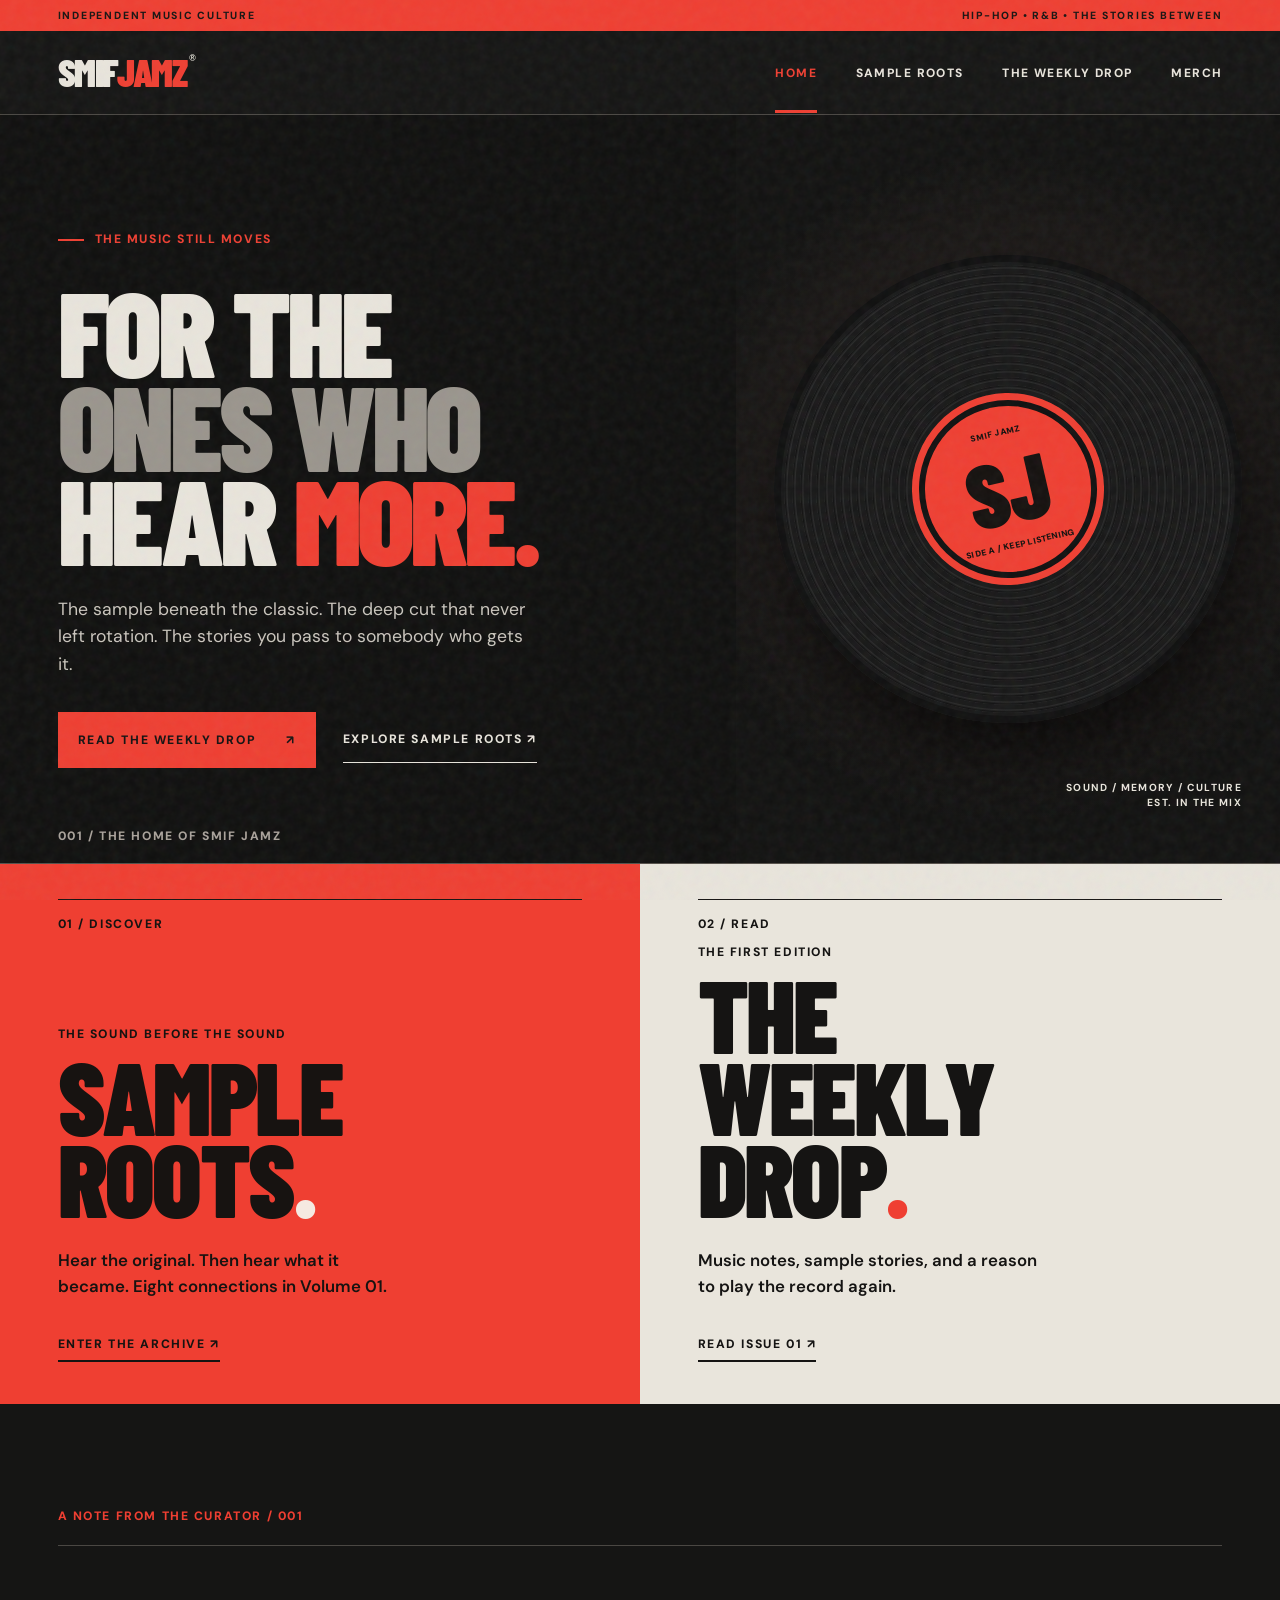
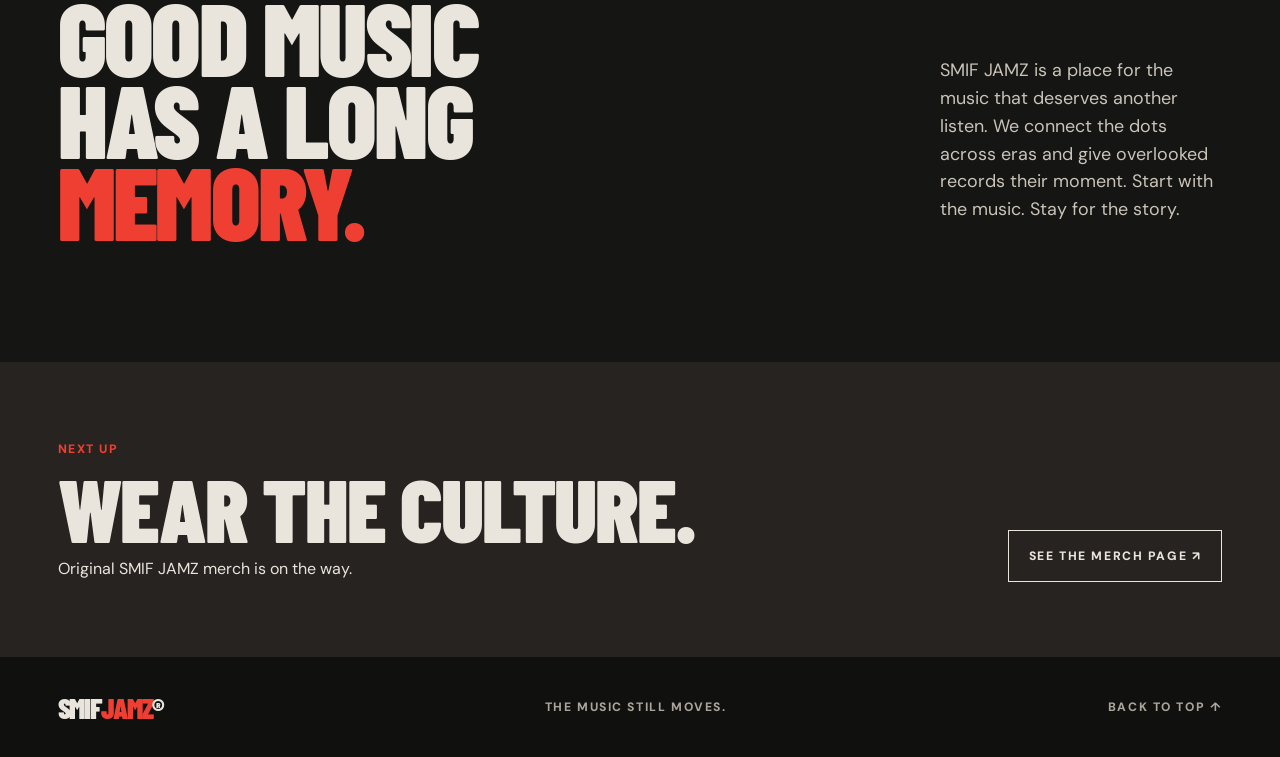
<file: index.html>
<!doctype html><html lang="en"><head><meta charset="utf-8"><meta name="viewport" content="width=device-width,initial-scale=1"><meta name="theme-color" content="#10100f"><meta name="description" content="SMIF JAMZ — music stories, sample connections and overlooked cuts from the eras that shaped us."><title>SMIF JAMZ — The music still moves</title><link rel="stylesheet" href="style.css"></head><body><div class="mast-strip"><span>INDEPENDENT MUSIC CULTURE</span><span>HIP-HOP • R&B • THE STORIES BETWEEN</span></div><header class="site-header"><a class="logo" href="index.html" aria-label="SMIF JAMZ home">SMIF<span>JAMZ</span><small>®</small></a><nav aria-label="Main navigation"><a class="active" href="index.html">HOME</a><a href="sample-roots.html">SAMPLE ROOTS</a><a href="issue-01.html">THE WEEKLY DROP</a><a href="merch.html">MERCH</a></nav></header><main><section class="home-hero"><div class="home-lead"><p class="kicker"><b class="dot"></b> THE MUSIC STILL MOVES</p><h1>FOR THE<br><i>ONES WHO</i><br>HEAR <span>MORE.</span></h1><p class="lead-copy">The sample beneath the classic. The deep cut that never left rotation. The stories you pass to somebody who gets it.</p><div class="hero-actions"><a class="button-red" href="issue-01.html">READ THE WEEKLY DROP <span>↗</span></a><a class="text-link" href="sample-roots.html">EXPLORE SAMPLE ROOTS ↗</a></div></div><div class="hero-art" aria-hidden="true"><div class="record"><div class="record-label"><span>SMIF JAMZ</span><b>SJ</b><span>SIDE A / KEEP LISTENING</span></div></div><div class="art-caption">SOUND / MEMORY / CULTURE<br>EST. IN THE MIX</div></div><div class="hero-index">001 / THE HOME OF SMIF JAMZ</div></section><section class="feature-grid" aria-label="Explore SMIF JAMZ"><a class="feature sample-feature" href="sample-roots.html"><span class="feature-num">01 / DISCOVER</span><div><span class="feature-top">THE SOUND BEFORE THE SOUND</span><h2>SAMPLE<br>ROOTS<span>.</span></h2><p>Hear the original. Then hear what it became. Eight connections in Volume 01.</p><span class="feature-cta">ENTER THE ARCHIVE ↗</span></div></a><a class="feature drop-feature" href="issue-01.html"><span class="feature-num">02 / READ</span><div><span class="feature-top">THE FIRST EDITION</span><h2>THE<br>WEEKLY<br>DROP<span>.</span></h2><p>Music notes, sample stories, and a reason to play the record again.</p><span class="feature-cta">READ ISSUE 01 ↗</span></div></a></section><section class="manifesto"><span class="section-label">A NOTE FROM THE CURATOR / 001</span><div><h2>GOOD MUSIC<br>HAS A LONG<br><em>MEMORY.</em></h2><p>SMIF JAMZ is a place for the music that deserves another listen. We connect the dots across eras and give overlooked records their moment. Start with the music. Stay for the story.</p></div></section><section class="bottom-band"><div><span class="section-label">NEXT UP</span><h2>WEAR THE CULTURE.</h2><p>Original SMIF JAMZ merch is on the way.</p></div><a class="outline-button" href="merch.html">SEE THE MERCH PAGE ↗</a></section></main><footer class="footer"><b>SMIF<span>JAMZ</span>®</b><span>THE MUSIC STILL MOVES.</span><a href="index.html">BACK TO TOP ↑</a></footer></body></html>
</file>
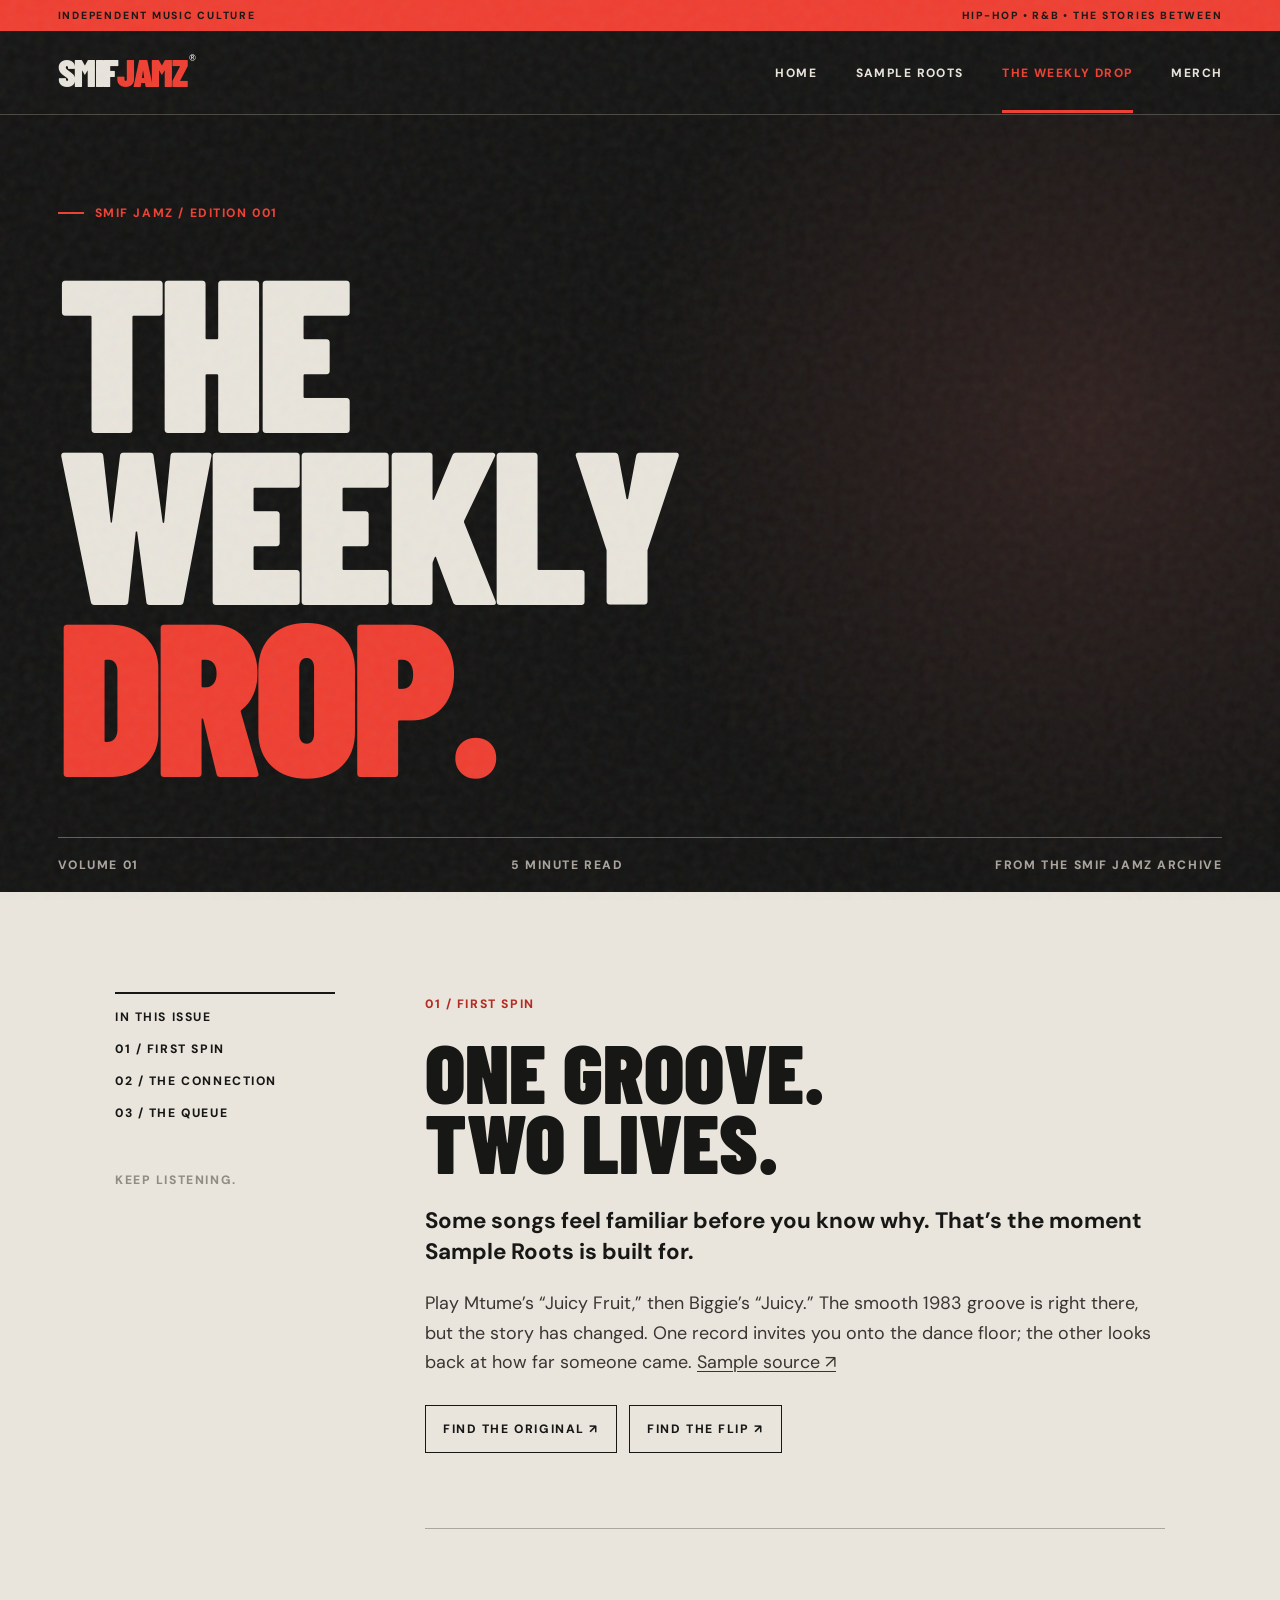
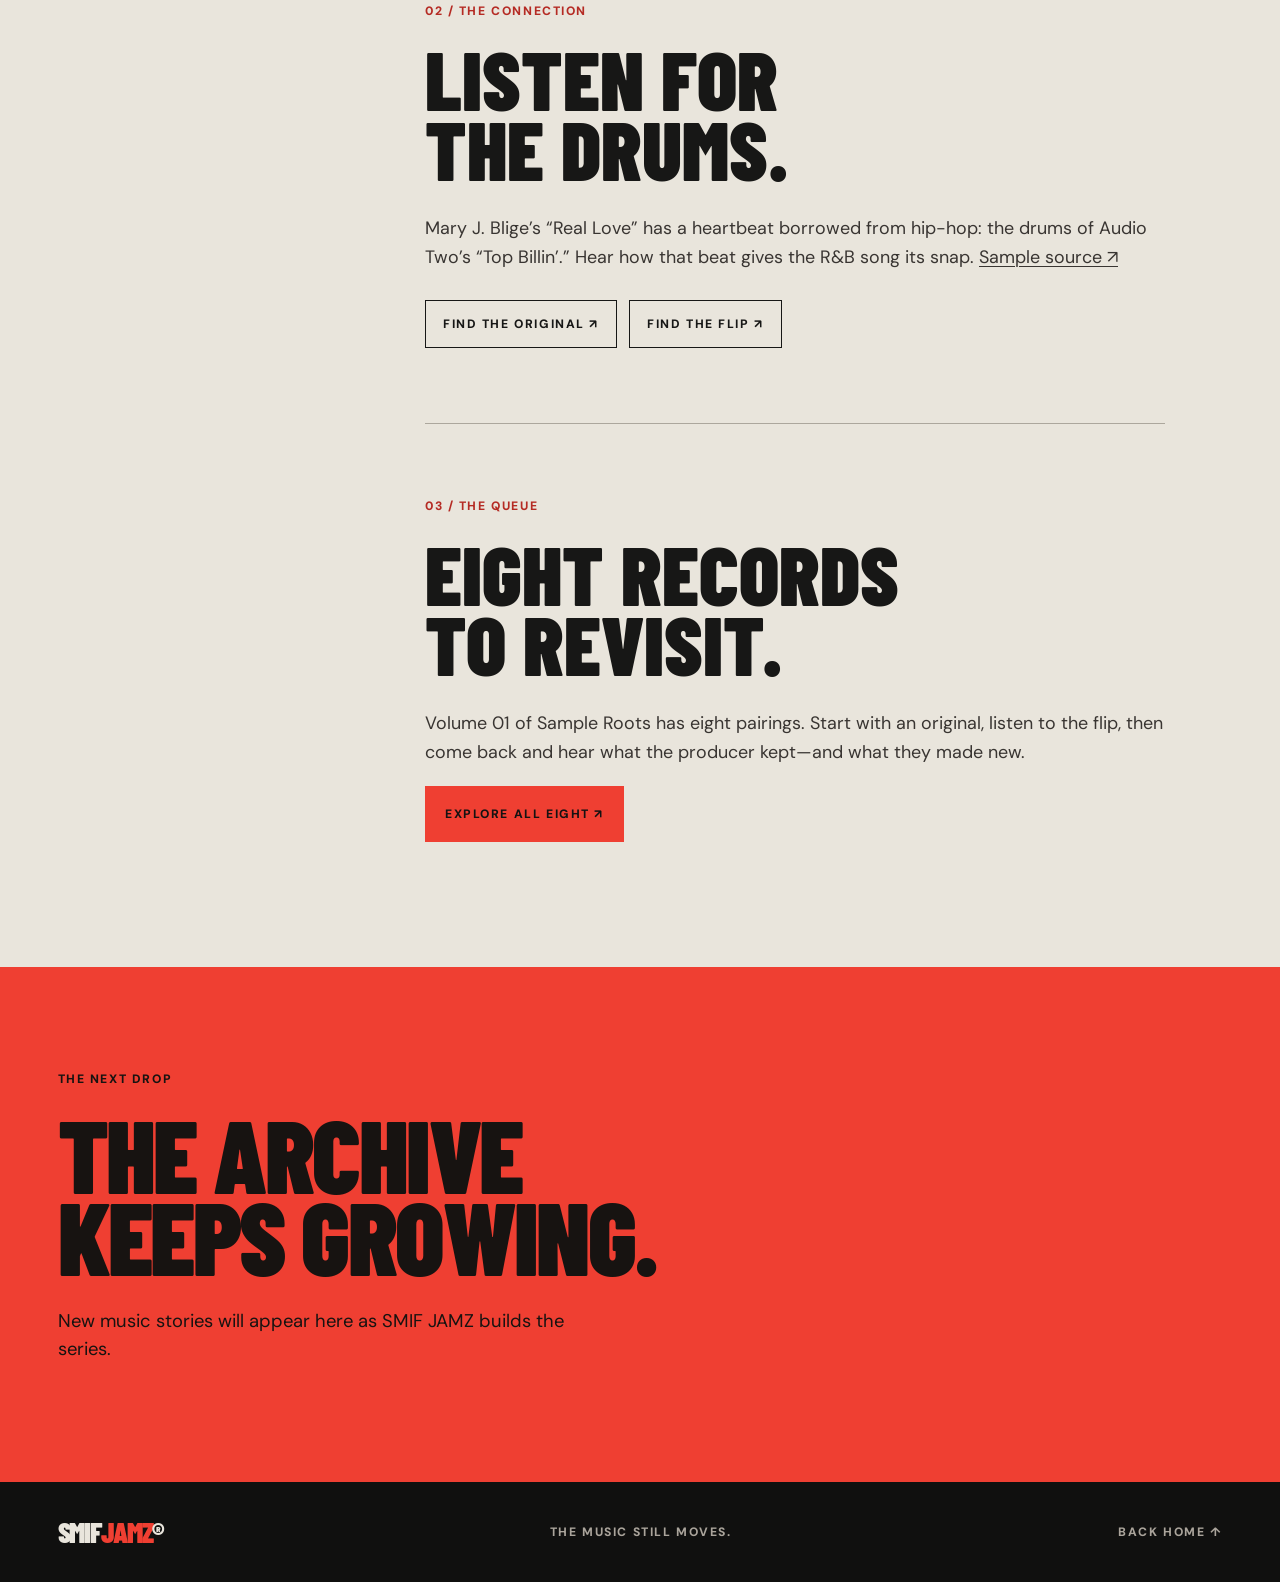
<file: issue-01.html>
<!doctype html><html lang="en"><head><meta charset="utf-8"><meta name="viewport" content="width=device-width,initial-scale=1"><meta name="theme-color" content="#10100f"><meta name="description" content="The Weekly Drop: Volume 01 from SMIF JAMZ, a music culture editorial."><title>The Weekly Drop 001 — SMIF JAMZ</title><link rel="stylesheet" href="style.css"></head><body><div class="mast-strip"><span>INDEPENDENT MUSIC CULTURE</span><span>HIP-HOP • R&B • THE STORIES BETWEEN</span></div><header class="site-header"><a class="logo" href="index.html" aria-label="SMIF JAMZ home">SMIF<span>JAMZ</span><small>®</small></a><nav aria-label="Main navigation"><a href="index.html">HOME</a><a href="sample-roots.html">SAMPLE ROOTS</a><a class="active" href="issue-01.html">THE WEEKLY DROP</a><a href="merch.html">MERCH</a></nav></header><main><article><header class="editorial-head"><span class="kicker"><b class="dot"></b> SMIF JAMZ / EDITION 001</span><h1>THE<br>WEEKLY<br><em>DROP.</em></h1><div class="editorial-meta"><span>VOLUME 01</span><span>5 MINUTE READ</span><span>FROM THE SMIF JAMZ ARCHIVE</span></div></header><div class="editorial-layout"><aside class="editorial-aside"><b>IN THIS ISSUE</b><a href="#first">01 / FIRST SPIN</a><a href="#connection">02 / THE CONNECTION</a><a href="#queue">03 / THE QUEUE</a><span>KEEP LISTENING.</span></aside><div class="editorial-body"><section id="first"><span class="red-label">01 / FIRST SPIN</span><h2>ONE GROOVE.<br>TWO LIVES.</h2><p class="large">Some songs feel familiar before you know why. That’s the moment Sample Roots is built for.</p><p>Play Mtume’s “Juicy Fruit,” then Biggie’s “Juicy.” The smooth 1983 groove is right there, but the story has changed. One record invites you onto the dance floor; the other looks back at how far someone came. <a href="https://www.whosampled.com/news/2020/01/21/much-sampled-jazz-saxophonist-jimmy-heath-has-died-aged-93/" target="_blank" rel="noopener noreferrer">Sample source ↗</a></p><div class="editorial-links"><a href="https://www.youtube.com/results?search_query=Mtume%20Juicy%20Fruit%20official%20audio" target="_blank" rel="noopener noreferrer">FIND THE ORIGINAL ↗</a><a href="https://www.youtube.com/results?search_query=The%20Notorious%20B.I.G.%20Juicy%20official%20audio" target="_blank" rel="noopener noreferrer">FIND THE FLIP ↗</a></div></section><section id="connection"><span class="red-label">02 / THE CONNECTION</span><h2>LISTEN FOR<br>THE DRUMS.</h2><p>Mary J. Blige’s “Real Love” has a heartbeat borrowed from hip-hop: the drums of Audio Two’s “Top Billin’.” Hear how that beat gives the R&B song its snap. <a href="https://www.whosampled.com/Mary-J.-Blige/Real-Love/" target="_blank" rel="noopener noreferrer">Sample source ↗</a></p><div class="editorial-links"><a href="https://www.youtube.com/results?search_query=Audio%20Two%20Top%20Billin%20official%20audio" target="_blank" rel="noopener noreferrer">FIND THE ORIGINAL ↗</a><a href="https://www.youtube.com/results?search_query=Mary%20J%20Blige%20Real%20Love%20official%20audio" target="_blank" rel="noopener noreferrer">FIND THE FLIP ↗</a></div></section><section id="queue"><span class="red-label">03 / THE QUEUE</span><h2>EIGHT RECORDS<br>TO REVISIT.</h2><p>Volume 01 of Sample Roots has eight pairings. Start with an original, listen to the flip, then come back and hear what the producer kept—and what they made new.</p><a class="button-red" href="sample-roots.html">EXPLORE ALL EIGHT ↗</a></section></div></div></article><section class="next-section"><span class="section-label">THE NEXT DROP</span><h2>THE ARCHIVE<br>KEEPS GROWING.</h2><p>New music stories will appear here as SMIF JAMZ builds the series.</p></section></main><footer class="footer"><b>SMIF<span>JAMZ</span>®</b><span>THE MUSIC STILL MOVES.</span><a href="index.html">BACK HOME ↑</a></footer></body></html>
</file>
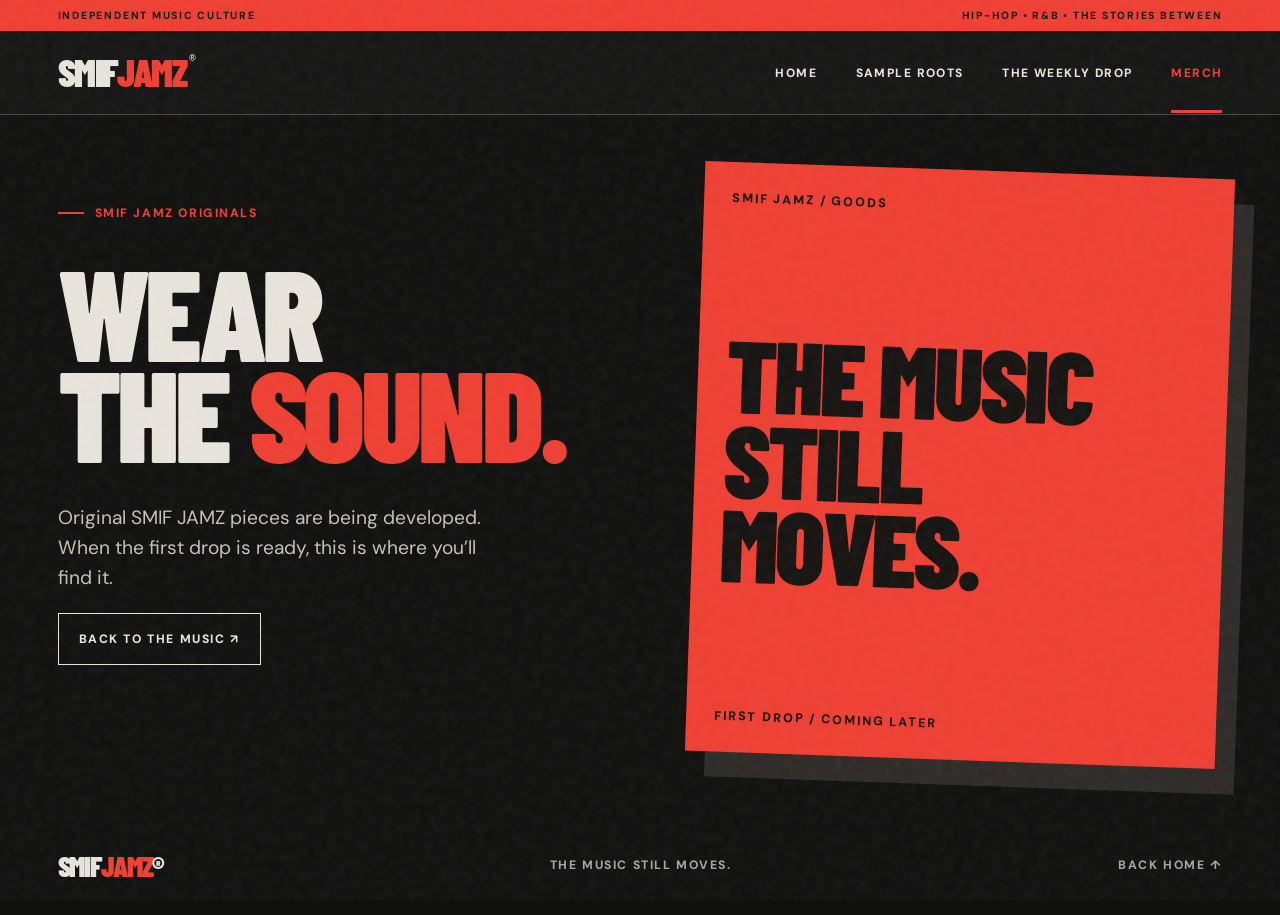
<file: merch.html>
<!doctype html><html lang="en"><head><meta charset="utf-8"><meta name="viewport" content="width=device-width,initial-scale=1"><meta name="theme-color" content="#10100f"><meta name="description" content="SMIF JAMZ original merch updates."><title>Merch — SMIF JAMZ</title><link rel="stylesheet" href="style.css"></head><body><div class="mast-strip"><span>INDEPENDENT MUSIC CULTURE</span><span>HIP-HOP • R&B • THE STORIES BETWEEN</span></div><header class="site-header"><a class="logo" href="index.html" aria-label="SMIF JAMZ home">SMIF<span>JAMZ</span><small>®</small></a><nav aria-label="Main navigation"><a href="index.html">HOME</a><a href="sample-roots.html">SAMPLE ROOTS</a><a href="issue-01.html">THE WEEKLY DROP</a><a class="active" href="merch.html">MERCH</a></nav></header><main class="merch-main"><div class="merch-copy"><span class="kicker"><b class="dot"></b> SMIF JAMZ ORIGINALS</span><h1>WEAR<br>THE <em>SOUND.</em></h1><p>Original SMIF JAMZ pieces are being developed. When the first drop is ready, this is where you’ll find it.</p><a class="outline-button" href="index.html">BACK TO THE MUSIC ↗</a></div><div class="merch-poster" aria-label="SMIF JAMZ merch announcement"><span>SMIF JAMZ / GOODS</span><strong>THE MUSIC<br>STILL MOVES.</strong><span>FIRST DROP / COMING LATER</span></div></main><footer class="footer"><b>SMIF<span>JAMZ</span>®</b><span>THE MUSIC STILL MOVES.</span><a href="index.html">BACK HOME ↑</a></footer></body></html>
</file>
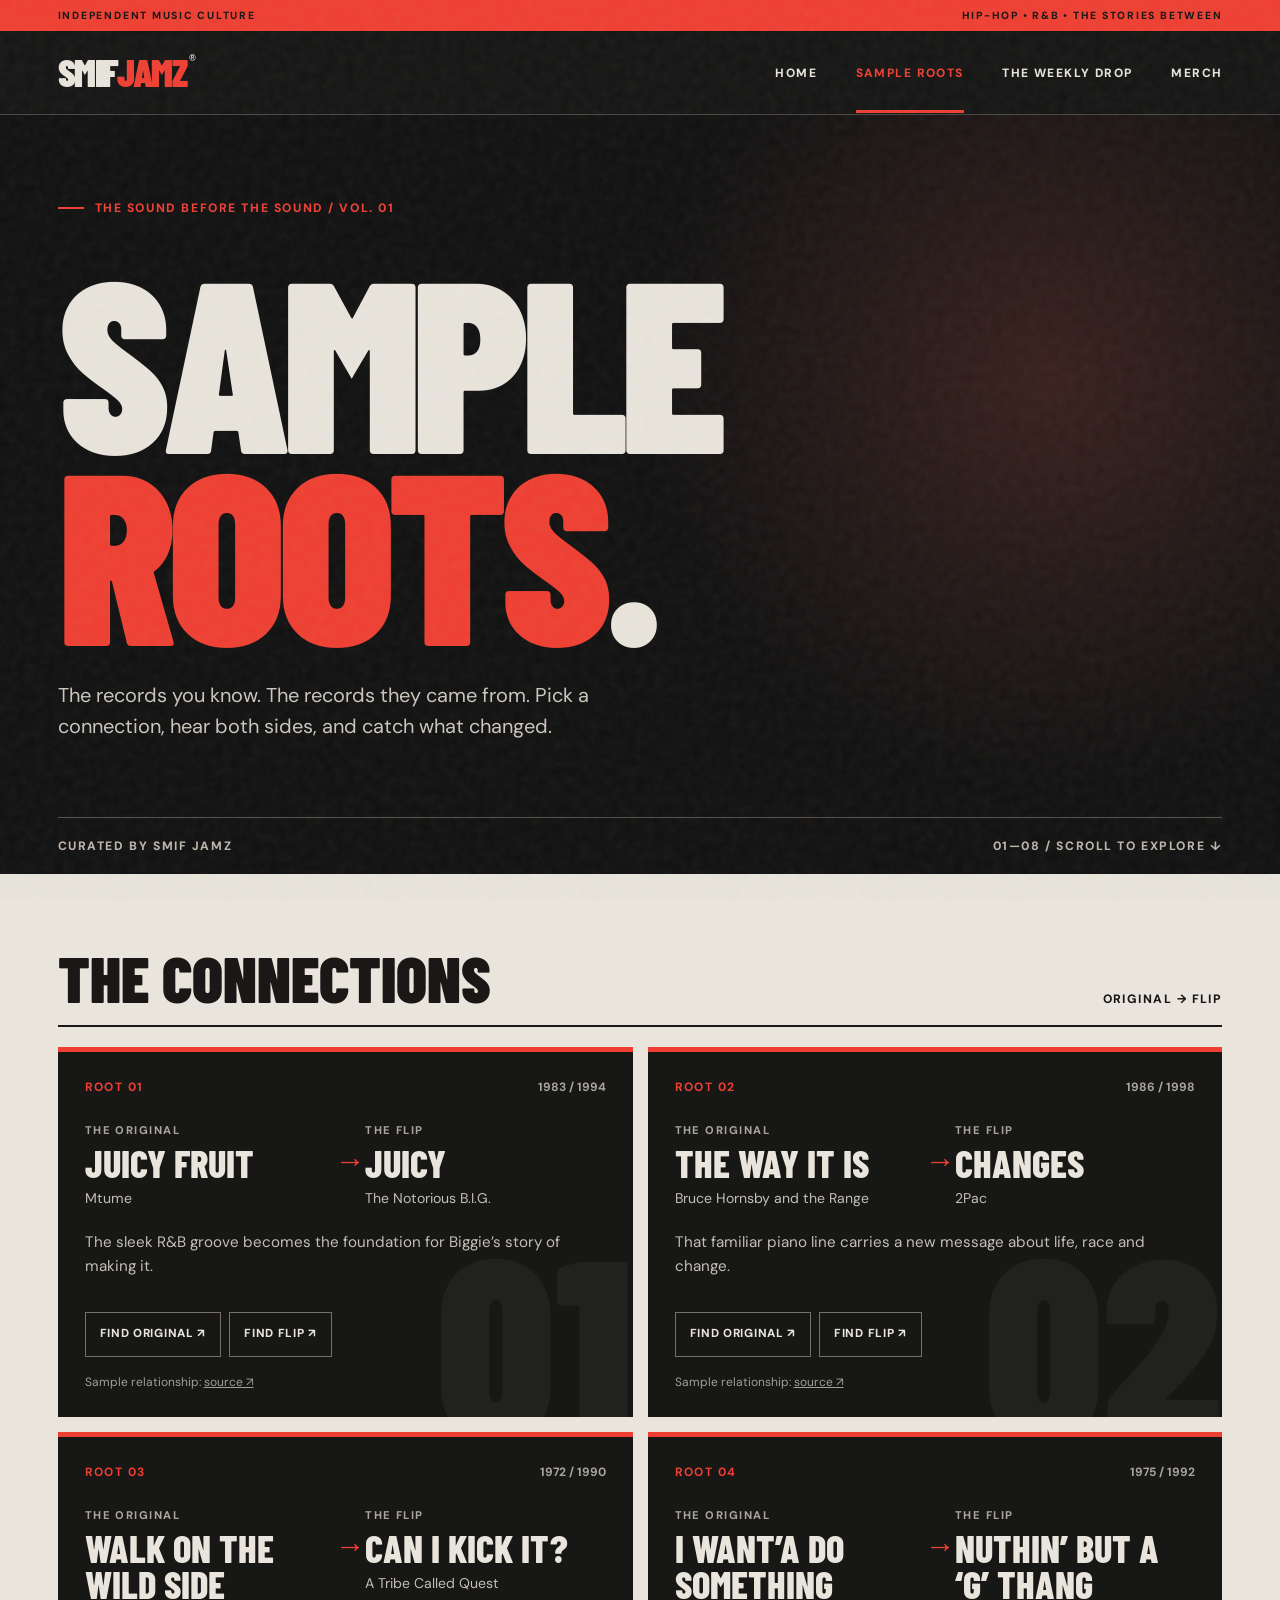
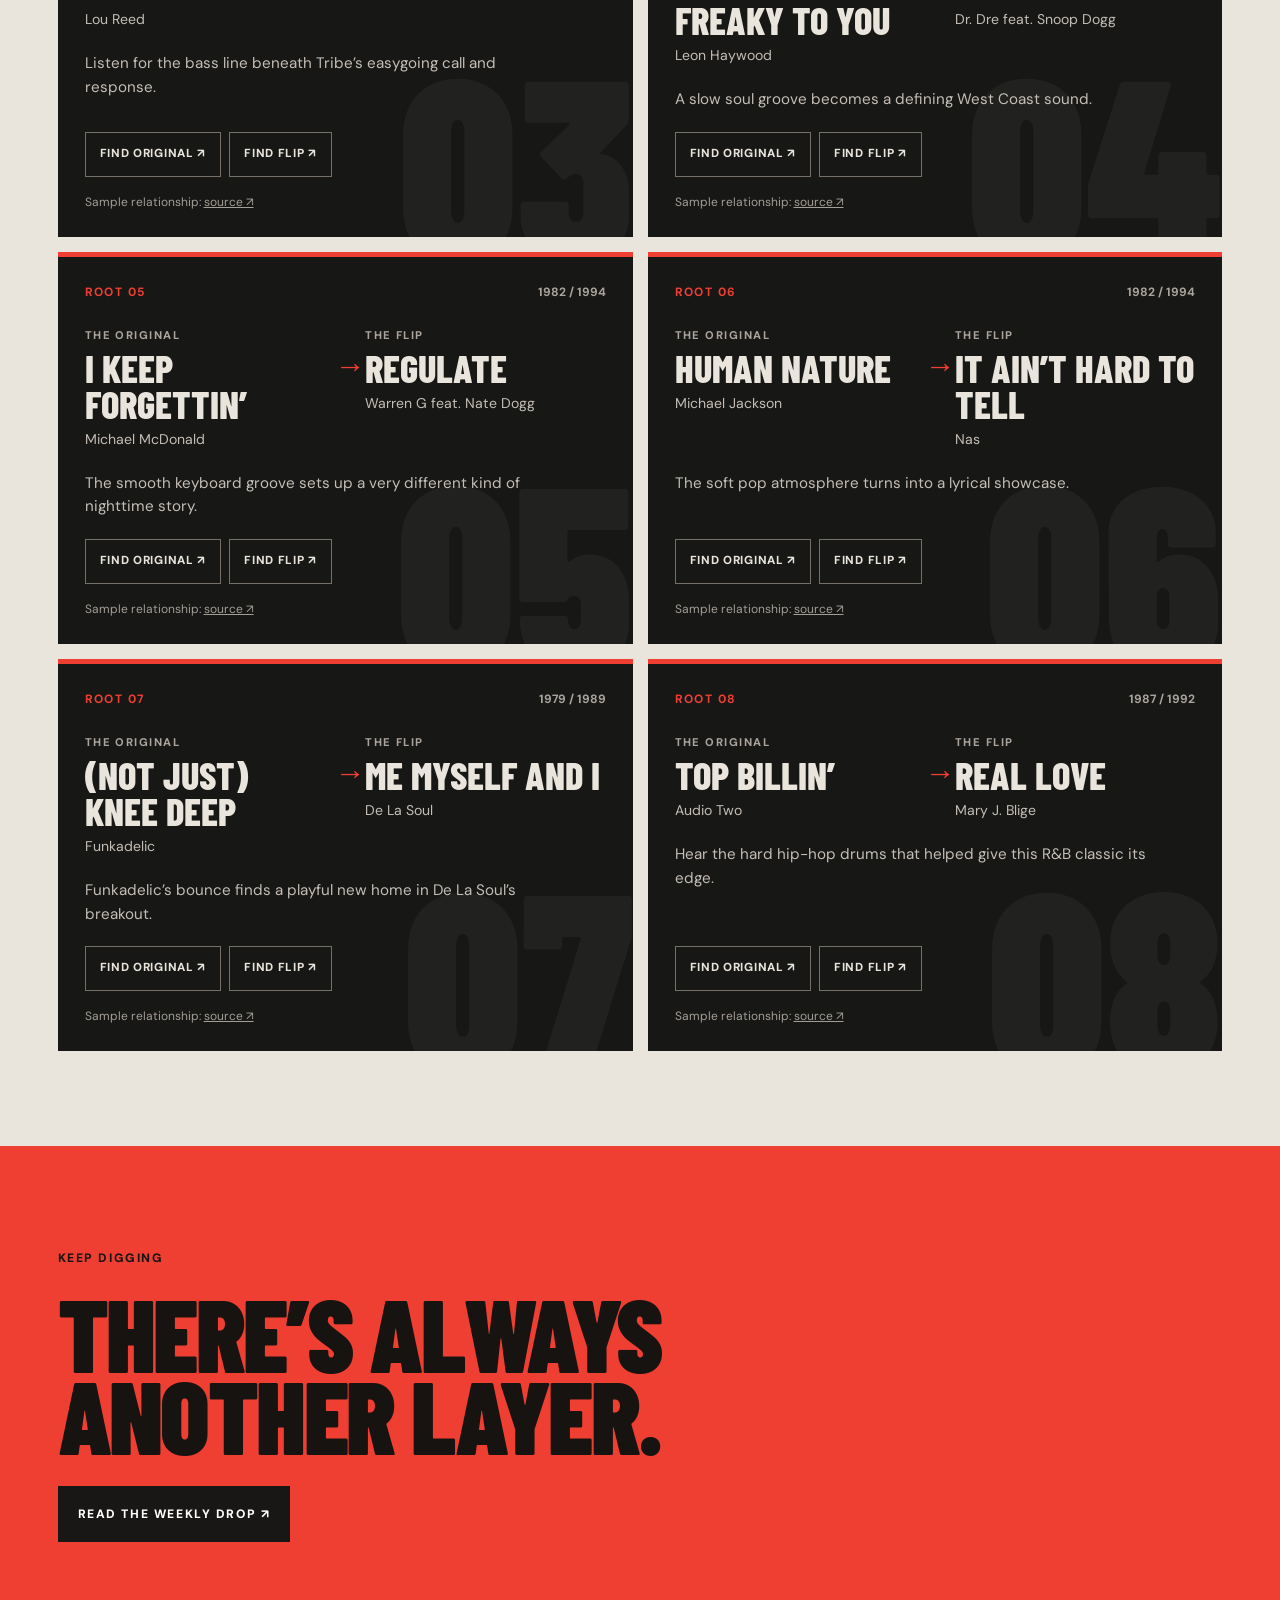
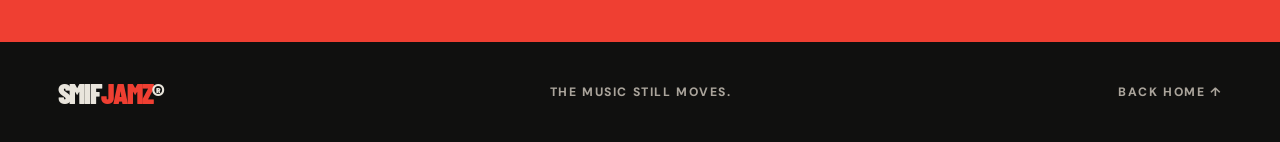
<file: sample-roots.html>
<!doctype html><html lang="en"><head><meta charset="utf-8"><meta name="viewport" content="width=device-width,initial-scale=1"><meta name="theme-color" content="#10100f"><meta name="description" content="Sample Roots by SMIF JAMZ — the original songs and the records that flipped them."><title>Sample Roots — SMIF JAMZ</title><link rel="stylesheet" href="style.css"></head><body><div class="mast-strip"><span>INDEPENDENT MUSIC CULTURE</span><span>HIP-HOP • R&B • THE STORIES BETWEEN</span></div><header class="site-header"><a class="logo" href="index.html" aria-label="SMIF JAMZ home">SMIF<span>JAMZ</span><small>®</small></a><nav aria-label="Main navigation"><a href="index.html">HOME</a><a class="active" href="sample-roots.html">SAMPLE ROOTS</a><a href="issue-01.html">THE WEEKLY DROP</a><a href="merch.html">MERCH</a></nav></header><main><section class="page-hero roots-hero"><span class="kicker"><b class="dot"></b> THE SOUND BEFORE THE SOUND / VOL. 01</span><h1>SAMPLE<br><em>ROOTS<span>.</span></em></h1><p>The records you know. The records they came from. Pick a connection, hear both sides, and catch what changed.</p><div class="page-hero-bottom"><span>CURATED BY SMIF JAMZ</span><span>01—08 / SCROLL TO EXPLORE ↓</span></div></section><section class="collection" aria-labelledby="collection-title"><div class="section-heading"><h2 id="collection-title">THE CONNECTIONS</h2><span>ORIGINAL → FLIP</span></div><div id="cards" class="cards"></div></section><section class="next-section"><span class="section-label">KEEP DIGGING</span><h2>THERE’S ALWAYS<br>ANOTHER LAYER.</h2><a class="button-red" href="issue-01.html">READ THE WEEKLY DROP ↗</a></section></main><footer class="footer"><b>SMIF<span>JAMZ</span>®</b><span>THE MUSIC STILL MOVES.</span><a href="index.html">BACK HOME ↑</a></footer><script src="script.js"></script></body></html>
</file>
<file: style.css>
@import url('https://fonts.googleapis.com/css2?family=Barlow+Condensed:wght@600;700;800;900&family=DM+Sans:wght@400;500;600;700&display=swap');
:root{color-scheme:dark;--ink:#10100f;--paper:#e9e5dc;--red:#ef3f32;--muted:#aaa59c}*{box-sizing:border-box}html{scroll-behavior:smooth}body{margin:0;background:var(--ink);color:var(--paper);font-family:'DM Sans',Arial,sans-serif}body:before{content:"";position:fixed;inset:0;z-index:9;pointer-events:none;opacity:.12;background-image:url("data:image/svg+xml,%3Csvg viewBox='0 0 160 160' xmlns='http://www.w3.org/2000/svg'%3E%3Cfilter id='n'%3E%3CfeTurbulence type='fractalNoise' baseFrequency='.6' numOctaves='3' stitchTiles='stitch'/%3E%3C/filter%3E%3Crect width='100%25' height='100%25' filter='url(%23n)' opacity='.5'/%3E%3C/svg%3E")}a{color:inherit}a:focus-visible{outline:3px solid var(--red);outline-offset:4px}p{line-height:1.55}h1,h2,h3,p{margin-top:0}.mast-strip{display:flex;justify-content:space-between;gap:15px;padding:9px max(4.5vw,20px);background:var(--red);color:#171412;font-size:.65rem;letter-spacing:.17em;font-weight:800}.site-header{display:flex;align-items:center;justify-content:space-between;gap:25px;padding:0 max(4.5vw,20px);min-height:84px;border-bottom:1px solid #4a4743;background:#151514}.logo{white-space:nowrap;text-decoration:none;font:900 2.4rem 'Barlow Condensed',Impact,sans-serif;letter-spacing:-.04em;line-height:1}.logo span,.footer b span{color:var(--red)}.logo small{font:700 .55rem Arial;vertical-align:top;margin-left:3px}.site-header nav{display:flex;align-items:center;justify-content:flex-end;gap:clamp(15px,3vw,45px);flex-wrap:wrap}.site-header nav a{text-decoration:none;font-size:.75rem;font-weight:800;letter-spacing:.12em;white-space:nowrap;padding:32px 0;position:relative}.site-header nav a:hover,.site-header nav a.active{color:var(--red)}.site-header nav a.active:after{content:"";position:absolute;left:0;right:0;bottom:0;height:3px;background:var(--red)}.kicker,.section-label,.feature-num,.feature-top,.feature-cta,.hero-index,.page-hero-bottom,.editorial-meta,.editorial-aside,.red-label,.editorial-links,.footer,.outline-button,.button-red,.text-link{font-size:.76rem;font-weight:800;letter-spacing:.13em}.kicker{color:var(--red);display:flex;align-items:center;gap:11px}.dot{display:inline-block;width:26px;height:2px;background:var(--red)}.home-hero{display:grid;grid-template-columns:1.15fr .85fr;min-height:690px;position:relative;overflow:hidden;border-bottom:1px solid #55504a}.home-lead{padding:clamp(65px,9vw,135px) 30px 95px max(4.5vw,20px);z-index:1}.home-lead h1,.page-hero h1,.editorial-head h1,.merch-copy h1{font:900 clamp(5.3rem,9.3vw,10.6rem)/.79 'Barlow Condensed',Impact,sans-serif;letter-spacing:-.035em;margin:35px 0 30px}.home-lead h1 i{font-style:normal;color:#9a958d}.home-lead h1 span,.page-hero h1 em,.editorial-head h1 em,.merch-copy h1 em{font-style:normal;color:var(--red)}.lead-copy{font-size:1.1rem;max-width:480px;color:#cbc6be}.hero-actions{display:flex;align-items:center;gap:27px;flex-wrap:wrap;margin-top:34px}.button-red{display:inline-flex;align-items:center;justify-content:space-between;gap:30px;background:var(--red);color:#141212;text-decoration:none;padding:18px 20px;min-height:56px}.button-red:hover{background:#ff6657}.text-link{text-decoration:none;border-bottom:1px solid var(--paper);padding:15px 0}.text-link:hover{color:var(--red);border-color:var(--red)}.hero-art{min-height:530px;position:relative;display:grid;place-items:center;background:radial-gradient(circle at center,#493029 0,#221d1b 42%,#121211 72%);overflow:hidden}.record{width:min(86%,540px);aspect-ratio:1;border-radius:50%;display:grid;place-items:center;background:repeating-radial-gradient(circle at center,#181818 0,#181818 4px,#292929 5px,#111 7px,#202020 8px);box-shadow:0 35px 75px #000b,inset 0 0 0 7px #101010;transform:rotate(-13deg);animation:slowspin 32s linear infinite}.record-label{width:38%;aspect-ratio:1;border-radius:50%;background:var(--red);display:flex;flex-direction:column;align-items:center;justify-content:center;text-align:center;color:#15110f;gap:6px;border:6px solid #111;box-shadow:0 0 0 7px var(--red)}.record-label span{font-size:.53rem;letter-spacing:.04em;font-weight:900}.record-label b{font:900 clamp(2.8rem,7vw,6rem)/1 'Barlow Condensed'}.art-caption{position:absolute;right:7%;bottom:7%;text-align:right;font-size:.64rem;line-height:1.5;font-weight:700;letter-spacing:.13em}.hero-index{position:absolute;bottom:19px;left:max(4.5vw,20px);color:#aaa39b}@keyframes slowspin{to{transform:rotate(347deg)}}@media(prefers-reduced-motion:reduce){.record{animation:none}html{scroll-behavior:auto}}.feature-grid{display:grid;grid-template-columns:1fr 1fr;background:var(--paper)}.feature{min-height:540px;padding:35px max(4.5vw,30px) 42px;display:flex;flex-direction:column;justify-content:space-between;text-decoration:none;transition:background .2s}.sample-feature{background:var(--red);color:#171311}.drop-feature{background:#e9e5dc;color:#151413}.feature:hover{background:#c8beb0}.sample-feature:hover{background:#e05a4b}.feature-num{border-top:1px solid currentColor;padding-top:16px}.feature-top{display:block;margin-bottom:13px}.feature h2,.manifesto h2,.bottom-band h2,.next-section h2{font:900 clamp(4.3rem,8vw,9.5rem)/.8 'Barlow Condensed',Impact,sans-serif;letter-spacing:-.025em;margin:0 0 28px}.feature h2 span{color:#f5e9e1}.drop-feature h2 span{color:var(--red)}.feature p{max-width:350px;font-size:1.05rem;font-weight:600}.feature-cta{display:inline-block;border-bottom:2px solid currentColor;padding-bottom:8px;margin-top:20px}.manifesto{padding:100px max(4.5vw,20px) 120px;background:#151514}.manifesto>div{display:grid;grid-template-columns:1.5fr .5fr;align-items:end;gap:35px;border-top:1px solid #4a4743;padding-top:50px;margin-top:20px}.manifesto h2{margin:0}.manifesto h2 em{font-style:normal;color:var(--red)}.manifesto p{font-size:1.12rem;color:#c9c3b9}.section-label{color:var(--red)}.bottom-band{background:#272320;padding:75px max(4.5vw,20px);display:flex;justify-content:space-between;align-items:end;gap:40px}.bottom-band h2{font-size:clamp(3.8rem,7vw,7rem);margin:14px 0}.bottom-band p{margin:0}.outline-button{border:1px solid currentColor;text-decoration:none;padding:17px 20px;white-space:nowrap}.outline-button:hover{background:var(--red);color:#151515;border-color:var(--red)}.footer{min-height:100px;padding:32px max(4.5vw,20px);display:flex;justify-content:space-between;align-items:center;gap:20px;color:#aaa49b}.footer b{font:900 1.8rem 'Barlow Condensed',Impact,sans-serif;color:var(--paper);letter-spacing:-.04em}.footer a{text-decoration:none}.footer a:hover{color:var(--red)}.page-hero{padding:85px max(4.5vw,20px) 0;background:radial-gradient(circle at 82% 35%,#38201d 0,transparent 35%),#111}.page-hero h1{font-size:clamp(7rem,19vw,19rem);margin:45px 0 35px}.page-hero h1 em span{color:var(--paper)}.page-hero p{font-size:1.25rem;max-width:570px;color:#ccc6be}.page-hero-bottom{border-top:1px solid #55504a;display:flex;justify-content:space-between;gap:20px;padding:20px 0;margin-top:75px;color:#bdb6ac}.collection{padding:75px max(4.5vw,20px) 95px;background:#e9e5dc;color:#191817}.section-heading{display:flex;justify-content:space-between;align-items:end;gap:20px;padding-bottom:18px;border-bottom:2px solid #191817;margin-bottom:20px}.section-heading h2{font:900 clamp(2.8rem,5vw,5rem)/.9 'Barlow Condensed',Impact;margin:0}.section-heading>span{font-size:.76rem;font-weight:800;letter-spacing:.12em}.cards{display:grid;grid-template-columns:repeat(2,minmax(0,1fr));gap:15px}.card{min-height:370px;display:flex;flex-direction:column;background:#171716;color:var(--paper);padding:27px;position:relative;overflow:hidden;border-top:5px solid var(--red)}.card:after{content:attr(data-number);position:absolute;right:0;bottom:-75px;font:900 16rem 'Barlow Condensed';color:#ffffff0b;pointer-events:none}.card>*{position:relative;z-index:1}.card-head{display:flex;justify-content:space-between;gap:10px;color:#aaa49d;font-size:.75rem;font-weight:700}.index{color:var(--red);letter-spacing:.12em}.pair{display:grid;grid-template-columns:1fr 20px 1fr;gap:10px;margin:28px 0 12px}.pair .arrow{font:900 1.9rem 'Barlow Condensed';color:var(--red);padding-top:18px}.label{font-size:.7rem;font-weight:800;letter-spacing:.13em;color:#aaa49d}.song{font:800 clamp(1.7rem,3vw,2.9rem)/.94 'Barlow Condensed',Impact;margin:8px 0;text-transform:uppercase}.artist{color:#c4beb6;font-size:.88rem}.note{font-size:.95rem;color:#c4beb6;max-width:480px;margin:12px 0 20px}.actions{display:flex;gap:8px;flex-wrap:wrap;margin-top:auto}.listen{border:1px solid #777069;padding:12px 14px;min-height:45px;text-decoration:none;font-size:.73rem;font-weight:800;letter-spacing:.06em}.listen:hover{background:var(--red);color:#151515;border-color:var(--red)}.source{font-size:.75rem;color:#a39e96;margin-top:17px}.source a:hover{color:white}.next-section{padding:100px max(4.5vw,20px);background:var(--red);color:#171311}.next-section .section-label{color:#171311}.next-section h2{margin:25px 0 30px}.next-section .button-red{background:#181716;color:white}.next-section .button-red:hover{background:#35302d}.next-section p{font-size:1.15rem;max-width:550px}.editorial-head{padding:90px max(4.5vw,20px) 0;background:radial-gradient(circle at 85% 40%,#30211f,transparent 40%),#141413}.editorial-head h1{font-size:clamp(7rem,17vw,18rem);margin:40px 0 60px}.editorial-meta{display:flex;justify-content:space-between;gap:15px;border-top:1px solid #645e58;padding:19px 0;color:#a9a49d}.editorial-layout{display:grid;grid-template-columns:220px minmax(0,740px);justify-content:center;gap:90px;padding:100px max(4.5vw,20px) 125px;background:var(--paper);color:#171716}.editorial-aside{display:flex;flex-direction:column;gap:16px;align-self:start;position:sticky;top:30px}.editorial-aside b{border-top:2px solid #171716;padding-top:15px}.editorial-aside a{text-decoration:none}.editorial-aside a:hover{color:var(--red)}.editorial-aside span{color:#928b83;margin-top:35px}.editorial-body section{padding-bottom:75px;margin-bottom:70px;border-bottom:1px solid #aca79d}.editorial-body section:last-child{border:0;margin:0;padding:0}.red-label{color:#b52b24}.editorial-body h2{font:900 clamp(3.7rem,6.5vw,7rem)/.84 'Barlow Condensed',Impact;margin:24px 0 30px}.editorial-body p{font-size:1.12rem;line-height:1.65;color:#393532}.editorial-body p.large{font-size:1.4rem;font-weight:700;line-height:1.35;color:#171716}.editorial-body p a{text-decoration-thickness:1px;text-underline-offset:3px}.editorial-links{display:flex;gap:12px;flex-wrap:wrap;margin-top:27px}.editorial-links a{border:1px solid #171716;padding:15px 17px;text-decoration:none}.editorial-links a:hover{background:var(--red)}.merch-main{min-height:700px;display:grid;grid-template-columns:1fr 1fr}.merch-copy{padding:90px max(4.5vw,20px)}.merch-copy h1{font-size:clamp(5.7rem,10vw,11rem);margin:40px 0}.merch-copy p{font-size:1.2rem;max-width:450px;color:#c7c1b8;margin-bottom:35px}.merch-poster{margin:55px;background:var(--red);color:#151311;display:flex;flex-direction:column;justify-content:space-between;min-height:590px;padding:28px;transform:rotate(2deg);box-shadow:20px 25px 0 #2e2a27}.merch-poster span{font-weight:800;letter-spacing:.15em;font-size:.78rem}.merch-poster strong{font:900 clamp(4rem,8vw,9rem)/.83 'Barlow Condensed',Impact;letter-spacing:-.03em}@media(max-width:950px){.site-header{flex-wrap:wrap;padding-top:20px}.site-header nav{width:100%;justify-content:space-between;gap:15px}.site-header nav a{padding:18px 0}.home-hero{grid-template-columns:1fr}.home-lead{padding-bottom:70px}.hero-art{min-height:450px}.hero-index{bottom:460px}.manifesto>div{grid-template-columns:1fr}.editorial-layout{gap:35px;grid-template-columns:150px minmax(0,1fr)}.merch-main{grid-template-columns:1fr}.merch-poster{max-width:650px;width:calc(100% - 110px);margin:0 auto 90px}.cards{grid-template-columns:1fr}}@media(max-width:620px){.mast-strip{font-size:.53rem}.mast-strip span:last-child{display:none}.site-header{gap:9px}.site-header nav{justify-content:flex-start;gap:18px}.site-header nav a{font-size:.68rem}.home-lead{padding-top:60px}.home-lead h1{font-size:clamp(4.65rem,14vw,7rem)}.hero-art{min-height:340px}.record{width:min(75%,320px)}.hero-index{bottom:348px}.feature-grid{grid-template-columns:1fr}.feature{min-height:420px;padding:28px 20px 35px}.feature h2{font-size:clamp(5rem,16vw,8rem)}.manifesto{padding:70px 20px}.manifesto h2{font-size:clamp(4.5rem,13vw,7rem)}.bottom-band{display:block;padding:60px 20px}.bottom-band .outline-button{display:inline-block;margin-top:28px}.footer{flex-wrap:wrap;font-size:.67rem}.page-hero{padding-top:70px}.page-hero h1{font-size:clamp(6.5rem,22vw,10rem)}.page-hero-bottom{font-size:.65rem}.collection{padding-top:55px}.section-heading>span{font-size:.62rem}.card{padding:20px;min-height:340px}.pair{gap:4px;grid-template-columns:1fr 15px 1fr}.song{font-size:clamp(1.6rem,7vw,2.6rem)}.artist{font-size:.78rem}.listen{flex:1;text-align:center}.editorial-head{padding-top:70px}.editorial-head h1{font-size:clamp(6.4rem,20vw,10rem)}.editorial-meta{font-size:.6rem;flex-wrap:wrap}.editorial-layout{display:block;padding:65px 20px}.editorial-aside{position:static;border-bottom:1px solid #9d978c;padding-bottom:25px;margin-bottom:55px}.editorial-body h2{font-size:clamp(4rem,13vw,6rem)}.merch-copy{padding:70px 20px}.merch-copy h1{font-size:clamp(5.2rem,17vw,9rem)}.merch-poster{min-height:430px;margin:0 30px 90px;width:auto}.merch-poster strong{font-size:clamp(4rem,14vw,7rem)}}
</file>
